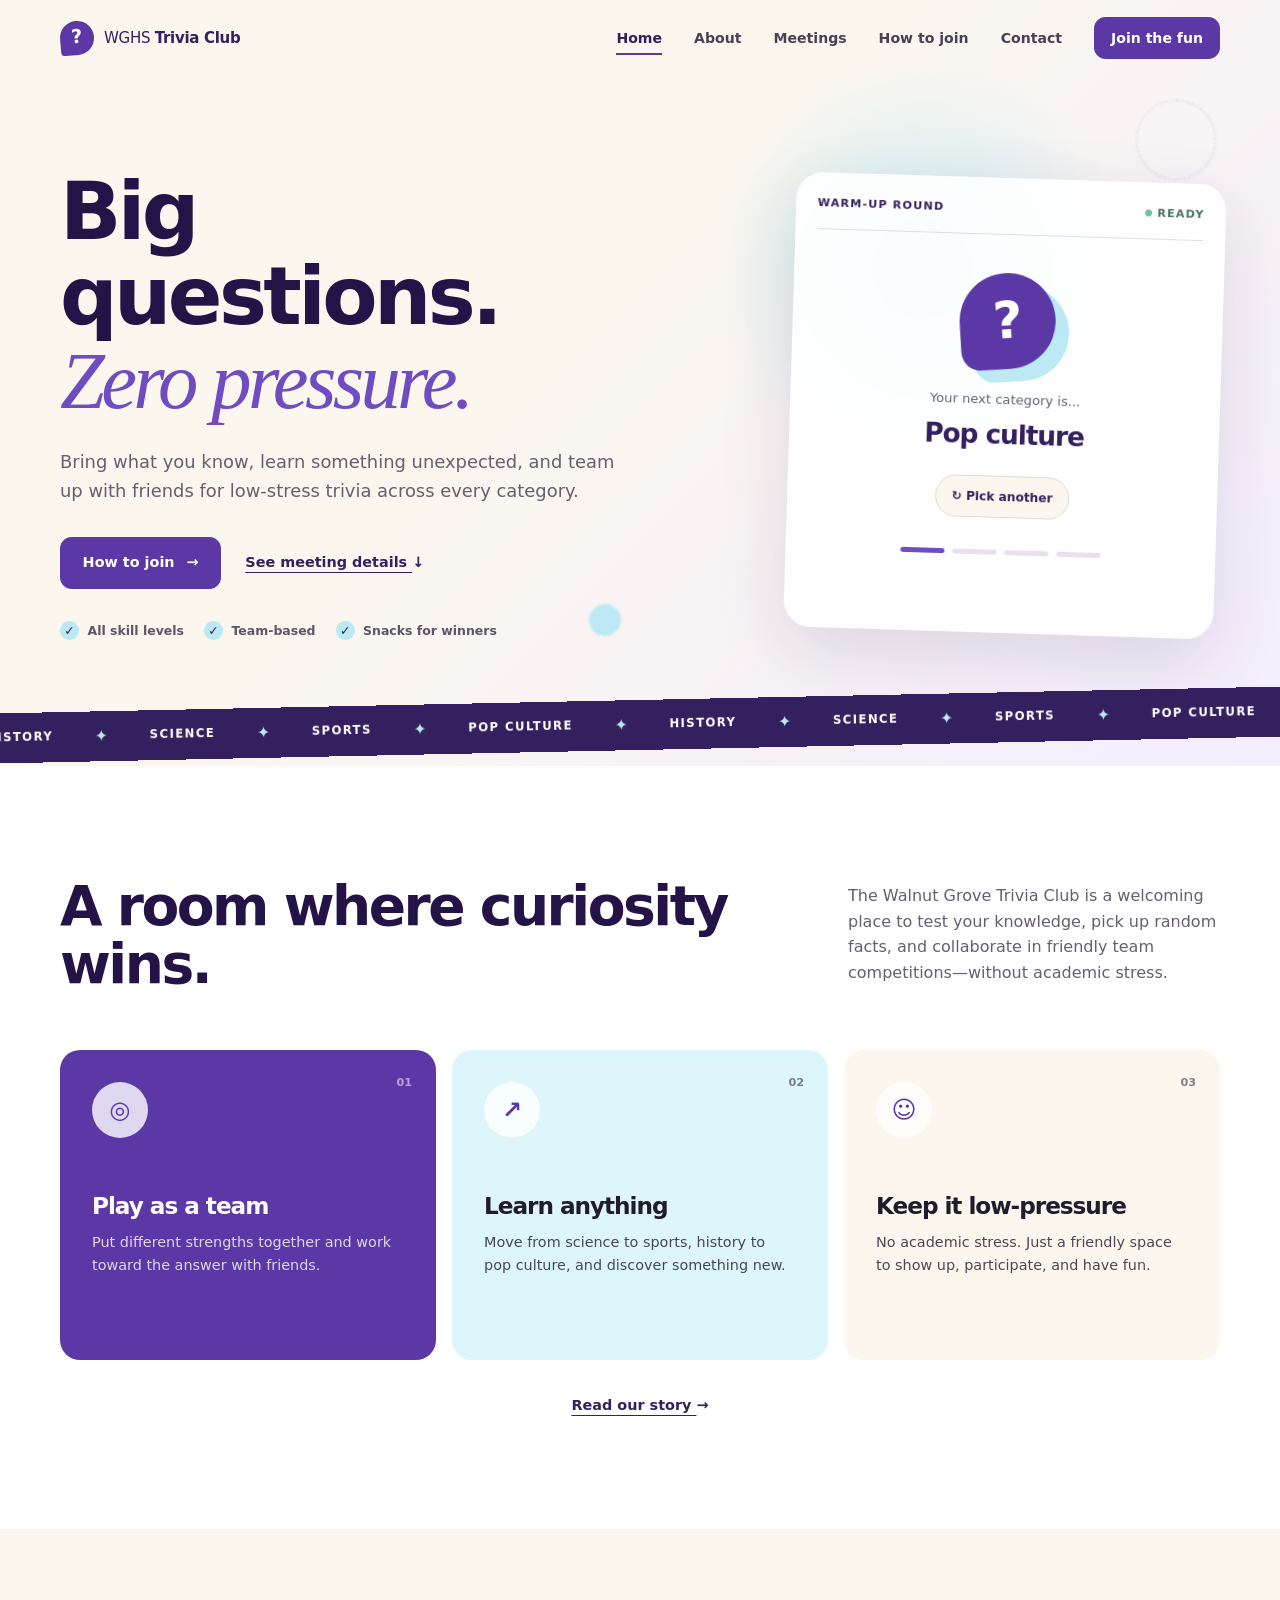
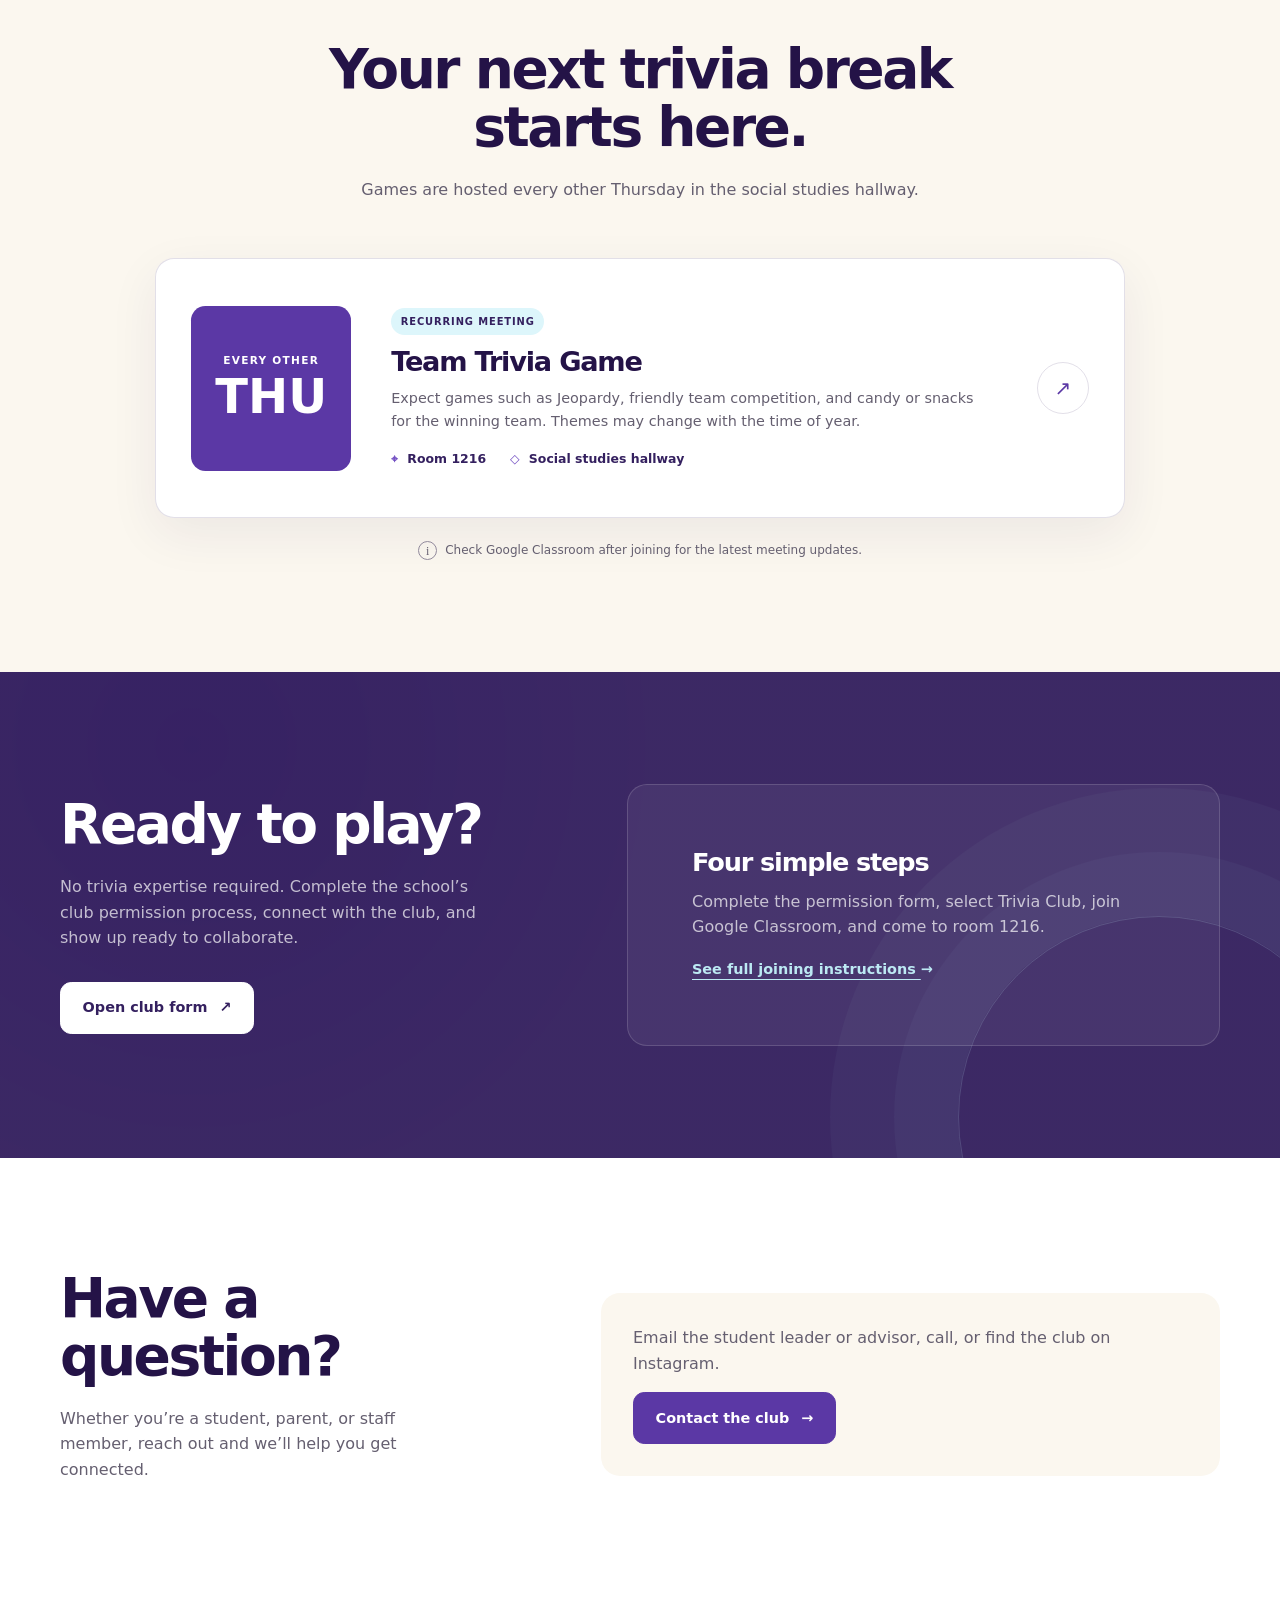
<file: index.html>
<!doctype html>
<html lang="en">
  <head>
    <meta charset="UTF-8" />
    <meta name="viewport" content="width=device-width, initial-scale=1.0" />
    <meta
      name="description"
      content="Join the Trivia Club at Walnut Grove High School for friendly team games, fun facts, and zero-pressure competition."
    />
    <meta name="theme-color" content="#513399" />
    <title>WGHS Trivia Club | Think Together</title>
    <script src="boot.js"></script>
    <link rel="stylesheet" href="styles.css" />
    <script src="script.js" defer></script>
  </head>
  <body>
    <a class="skip-link" href="#main">Skip to main content</a>

    <header class="site-header" data-header>
      <div class="nav-shell">
        <a class="brand" href="index.html" aria-label="WGHS Trivia Club home">
          <span class="brand-mark" aria-hidden="true">?</span>
          <span>WGHS <strong>Trivia Club</strong></span>
        </a>
        <button class="menu-toggle" type="button" aria-expanded="false" aria-controls="site-nav">
          <span class="sr-only">Open navigation</span>
          <span></span><span></span><span></span>
        </button>
        <nav id="site-nav" class="site-nav" aria-label="Primary navigation">
          <a href="index.html" aria-current="page">Home</a>
          <a href="about.html">About</a>
          <a href="index.html#meetings">Meetings</a>
          <a href="join.html">How to join</a>
          <a href="contact.html">Contact</a>
          <a class="button button-small" href="join.html">Join the fun</a>
        </nav>
      </div>
    </header>

    <main id="main">
      <section id="home" class="hero">
        <div class="hero-orb orb-one" aria-hidden="true"></div>
        <div class="hero-orb orb-two" aria-hidden="true"></div>
        <div class="section-shell hero-grid">
          <div class="hero-copy">
            <h1>Big questions.<br /><em>Zero pressure.</em></h1>
            <p class="hero-intro">
              Bring what you know, learn something unexpected, and team up with friends for
              low-stress trivia across every category.
            </p>
            <div class="hero-actions">
              <a class="button" href="join.html">How to join <span aria-hidden="true">→</span></a>
              <a class="text-link" href="#meetings">See meeting details <span aria-hidden="true">↓</span></a>
            </div>
            <ul class="welcome-points" aria-label="Club highlights">
              <li><span aria-hidden="true">✓</span> All skill levels</li>
              <li><span aria-hidden="true">✓</span> Team-based</li>
              <li><span aria-hidden="true">✓</span> Snacks for winners</li>
            </ul>
          </div>

          <div class="quiz-card" aria-label="Trivia category picker">
            <div class="quiz-card-top">
              <span>Warm-up round</span>
              <span class="status-dot">Ready</span>
            </div>
            <div class="question-badge" aria-hidden="true">?</div>
            <p class="quiz-label">Your next category is...</p>
            <p class="category-display" data-category aria-live="polite">Pop culture</p>
            <button class="shuffle-button" type="button" data-shuffle>
              <span aria-hidden="true">↻</span> Pick another
            </button>
            <div class="score-row" aria-hidden="true">
              <span></span><span></span><span></span><span></span>
            </div>
          </div>
        </div>
        <div class="category-ribbon" aria-hidden="true">
          <div>
            <span>History</span><b>✦</b><span>Science</span><b>✦</b><span>Sports</span><b>✦</b
            ><span>Pop culture</span><b>✦</b><span>History</span><b>✦</b><span>Science</span
            ><b>✦</b><span>Sports</span><b>✦</b><span>Pop culture</span>
          </div>
        </div>
      </section>

      <section class="section about-section">
        <div class="section-shell">
          <div class="section-heading split-heading">
            <div>
              <h2>A room where curiosity wins.</h2>
            </div>
            <p>
              The Walnut Grove Trivia Club is a welcoming place to test your knowledge, pick up
              random facts, and collaborate in friendly team competitions—without academic stress.
            </p>
          </div>

          <div class="values-grid">
            <article class="value-card purple-card">
              <span class="card-number">01</span>
              <div class="icon-bubble" aria-hidden="true">◎</div>
              <h3>Play as a team</h3>
              <p>Put different strengths together and work toward the answer with friends.</p>
            </article>
            <article class="value-card blue-card">
              <span class="card-number">02</span>
              <div class="icon-bubble" aria-hidden="true">↗</div>
              <h3>Learn anything</h3>
              <p>Move from science to sports, history to pop culture, and discover something new.</p>
            </article>
            <article class="value-card cream-card">
              <span class="card-number">03</span>
              <div class="icon-bubble" aria-hidden="true">☺</div>
              <h3>Keep it low-pressure</h3>
              <p>No academic stress. Just a friendly space to show up, participate, and have fun.</p>
            </article>
          </div>

          <p class="section-action"><a class="text-link" href="about.html">Read our story <span aria-hidden="true">→</span></a></p>
        </div>
      </section>

      <section id="meetings" class="section meetings-section">
        <div class="section-shell">
          <div class="section-heading centered-heading">
            <h2>Your next trivia break starts here.</h2>
            <p>Games are hosted every other Thursday in the social studies hallway.</p>
          </div>

          <article class="event-card">
            <div class="event-date">
              <span>Every other</span>
              <strong>THU</strong>
            </div>
            <div class="event-main">
              <span class="event-tag">Recurring meeting</span>
              <h3>Team Trivia Game</h3>
              <p>
                Expect games such as Jeopardy, friendly team competition, and candy or snacks for
                the winning team. Themes may change with the time of year.
              </p>
              <div class="event-meta">
                <span><b aria-hidden="true">⌖</b> Room 1216</span>
                <span><b aria-hidden="true">◇</b> Social studies hallway</span>
              </div>
            </div>
            <a class="round-link" href="join.html" aria-label="Learn how to join">↗</a>
          </article>

          <p class="meeting-note">
            <span aria-hidden="true">i</span>
            Check Google Classroom after joining for the latest meeting updates.
          </p>
        </div>
      </section>

      <section class="section join-section">
        <div class="section-shell join-grid">
          <div class="join-intro">
            <h2>Ready to play?</h2>
            <p>
              No trivia expertise required. Complete the school’s club permission process, connect
              with the club, and show up ready to collaborate.
            </p>
            <a
              class="button button-light"
              href="https://docs.google.com/forms/d/e/1FAIpQLScwQPBA29_xg_siXXeWHSj0W1VPgi1VP4M4sh4F0podT4ECHw/viewform"
              target="_blank"
              rel="noopener noreferrer"
            >
              Open club form <span aria-hidden="true">↗</span>
            </a>
          </div>
          <div class="join-summary">
            <h3>Four simple steps</h3>
            <p>Complete the permission form, select Trivia Club, join Google Classroom, and come to room 1216.</p>
            <a class="text-link text-link-light" href="join.html">See full joining instructions <span aria-hidden="true">→</span></a>
          </div>
        </div>
      </section>

      <section class="section contact-section">
        <div class="section-shell contact-grid">
          <div>
            <h2>Have a question?</h2>
            <p class="contact-lead">
              Whether you’re a student, parent, or staff member, reach out and we’ll help you get
              connected.
            </p>
          </div>
          <div class="contact-cta">
            <p>Email the student leader or advisor, call, or find the club on Instagram.</p>
            <a class="button" href="contact.html">Contact the club <span aria-hidden="true">→</span></a>
          </div>
        </div>
      </section>
    </main>

    <footer>
      <div class="section-shell footer-grid">
        <a class="brand brand-light" href="index.html">
          <span class="brand-mark" aria-hidden="true">?</span>
          <span>WGHS <strong>Trivia Club</strong></span>
        </a>
        <p>Think together. Learn something unexpected.</p>
        <p>Walnut Grove High School · Prosper</p>
      </div>
    </footer>
  </body>
</html>
</file>
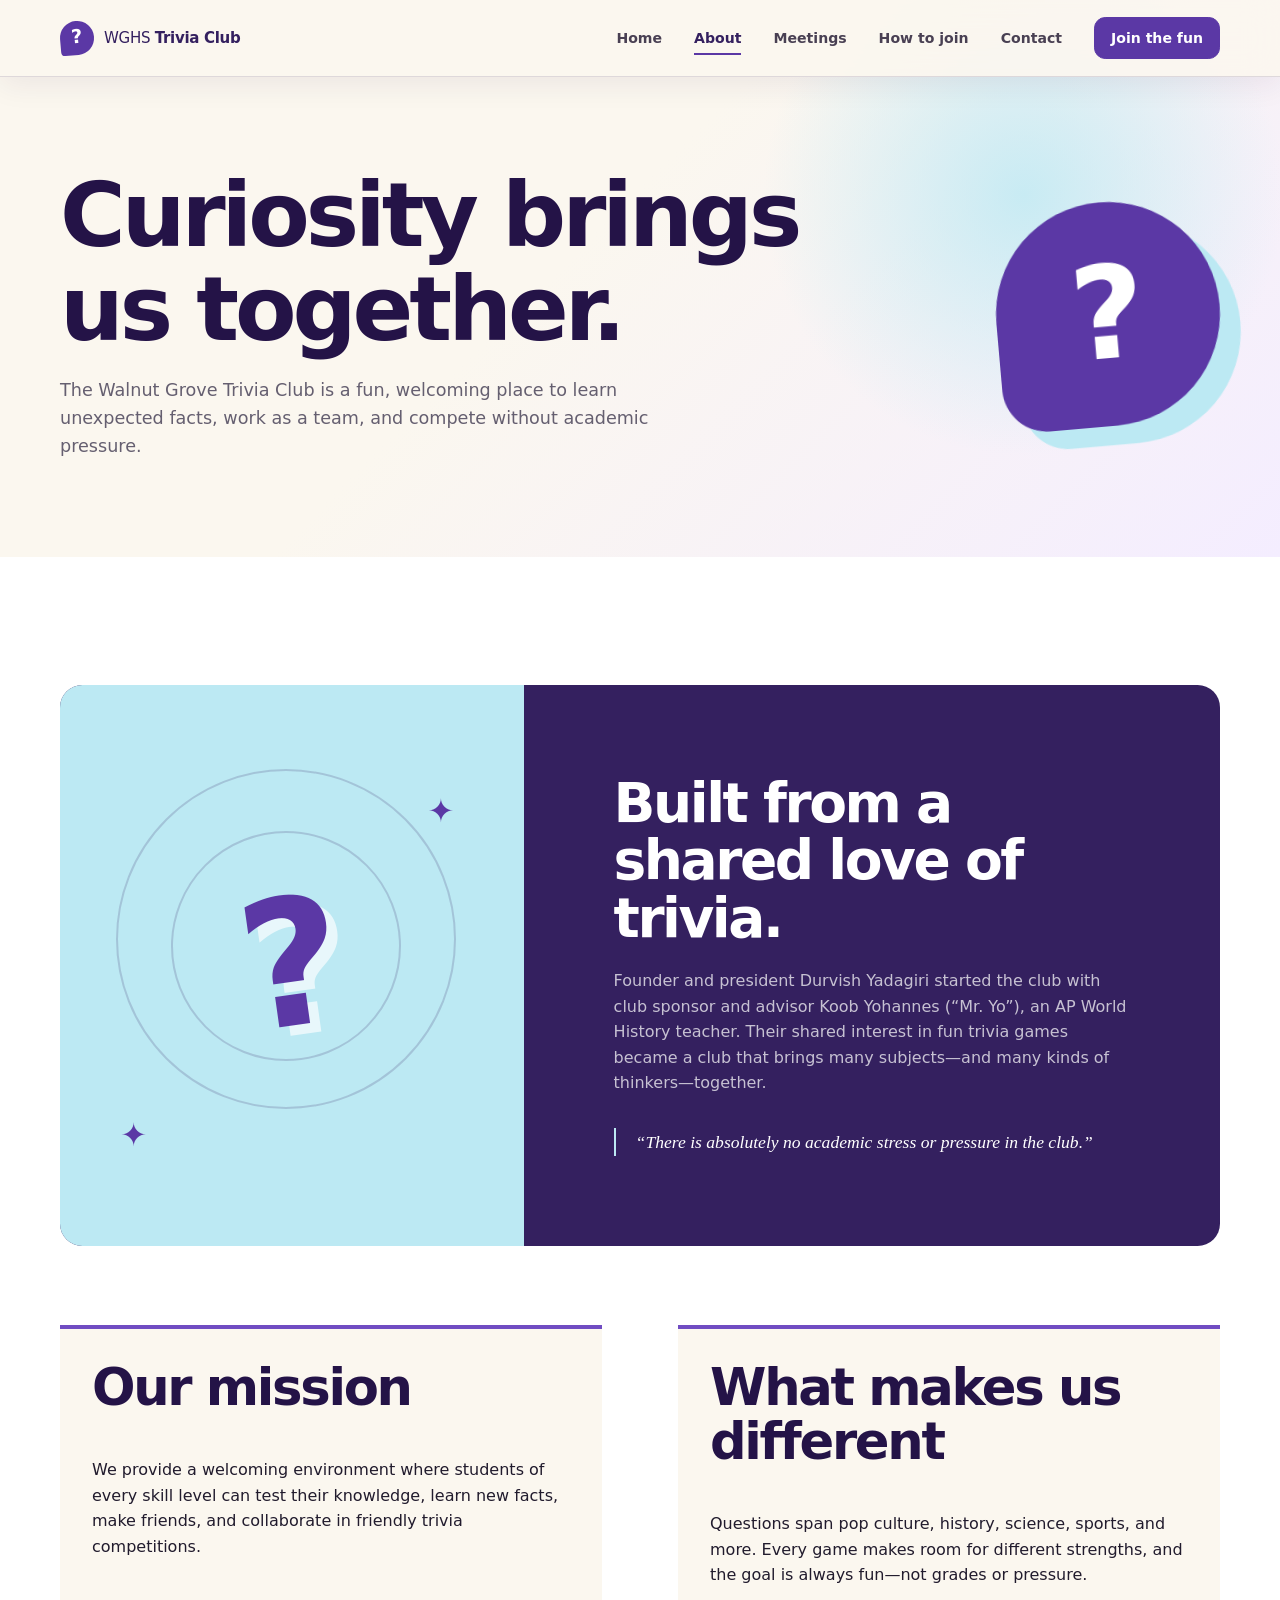
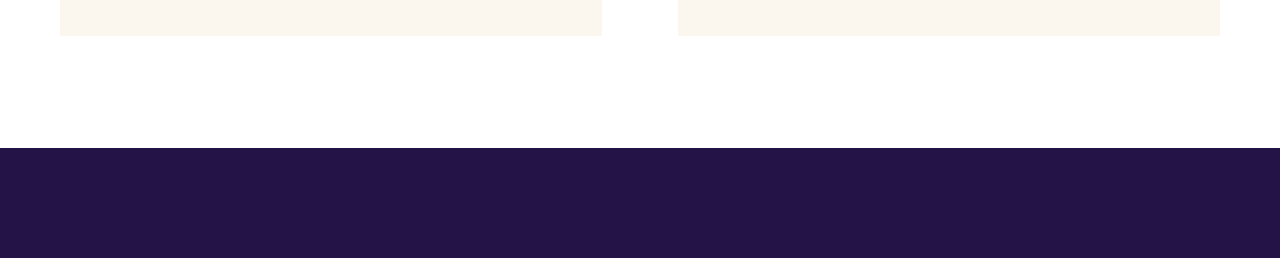
<file: about.html>
<!doctype html>
<html lang="en">
  <head>
    <meta charset="UTF-8" />
    <meta name="viewport" content="width=device-width, initial-scale=1.0" />
    <meta name="description" content="Learn the story and mission of the Trivia Club at Walnut Grove High School." />
    <meta name="theme-color" content="#513399" />
    <title>About | WGHS Trivia Club</title>
    <script src="boot.js"></script>
    <link rel="stylesheet" href="styles.css" />
    <script src="script.js" defer></script>
  </head>
  <body>
    <a class="skip-link" href="#main">Skip to main content</a>
    <header class="site-header scrolled" data-header>
      <div class="nav-shell">
        <a class="brand" href="index.html" aria-label="WGHS Trivia Club home"><span class="brand-mark" aria-hidden="true">?</span><span>WGHS <strong>Trivia Club</strong></span></a>
        <button class="menu-toggle" type="button" aria-expanded="false" aria-controls="site-nav"><span class="sr-only">Open navigation</span><span></span><span></span><span></span></button>
        <nav id="site-nav" class="site-nav" aria-label="Primary navigation">
          <a href="index.html">Home</a><a href="about.html" aria-current="page">About</a><a href="index.html#meetings">Meetings</a><a href="join.html">How to join</a><a href="contact.html">Contact</a><a class="button button-small" href="join.html">Join the fun</a>
        </nav>
      </div>
    </header>
    <main id="main">
      <section class="page-hero">
        <div class="section-shell page-hero-grid">
          <div><h1>Curiosity brings us together.</h1><p>The Walnut Grove Trivia Club is a fun, welcoming place to learn unexpected facts, work as a team, and compete without academic pressure.</p></div>
          <div class="page-mark" aria-hidden="true">?</div>
        </div>
      </section>
      <section class="section about-section">
        <div class="section-shell">
          <div class="story-panel">
            <div class="story-art" aria-hidden="true"><span class="ring ring-one"></span><span class="ring ring-two"></span><span class="story-question">?</span><span class="spark spark-one">✦</span><span class="spark spark-two">✦</span></div>
            <div class="story-copy">
              <h2>Built from a shared love of trivia.</h2>
              <p>Founder and president Durvish Yadagiri started the club with club sponsor and advisor Koob Yohannes (“Mr. Yo”), an AP World History teacher. Their shared interest in fun trivia games became a club that brings many subjects—and many kinds of thinkers—together.</p>
              <blockquote>“There is absolutely no academic stress or pressure in the club.”</blockquote>
            </div>
          </div>
          <div class="content-grid">
            <article><h2>Our mission</h2><p>We provide a welcoming environment where students of every skill level can test their knowledge, learn new facts, make friends, and collaborate in friendly trivia competitions.</p></article>
            <article><h2>What makes us different</h2><p>Questions span pop culture, history, science, sports, and more. Every game makes room for different strengths, and the goal is always fun—not grades or pressure.</p></article>
          </div>
        </div>
      </section>
    </main>
    <footer><div class="section-shell footer-grid"><a class="brand brand-light" href="index.html"><span class="brand-mark" aria-hidden="true">?</span><span>WGHS <strong>Trivia Club</strong></span></a><p>Think together. Learn something unexpected.</p><p>Walnut Grove High School · Prosper</p></div></footer>
  </body>
</html>
</file>
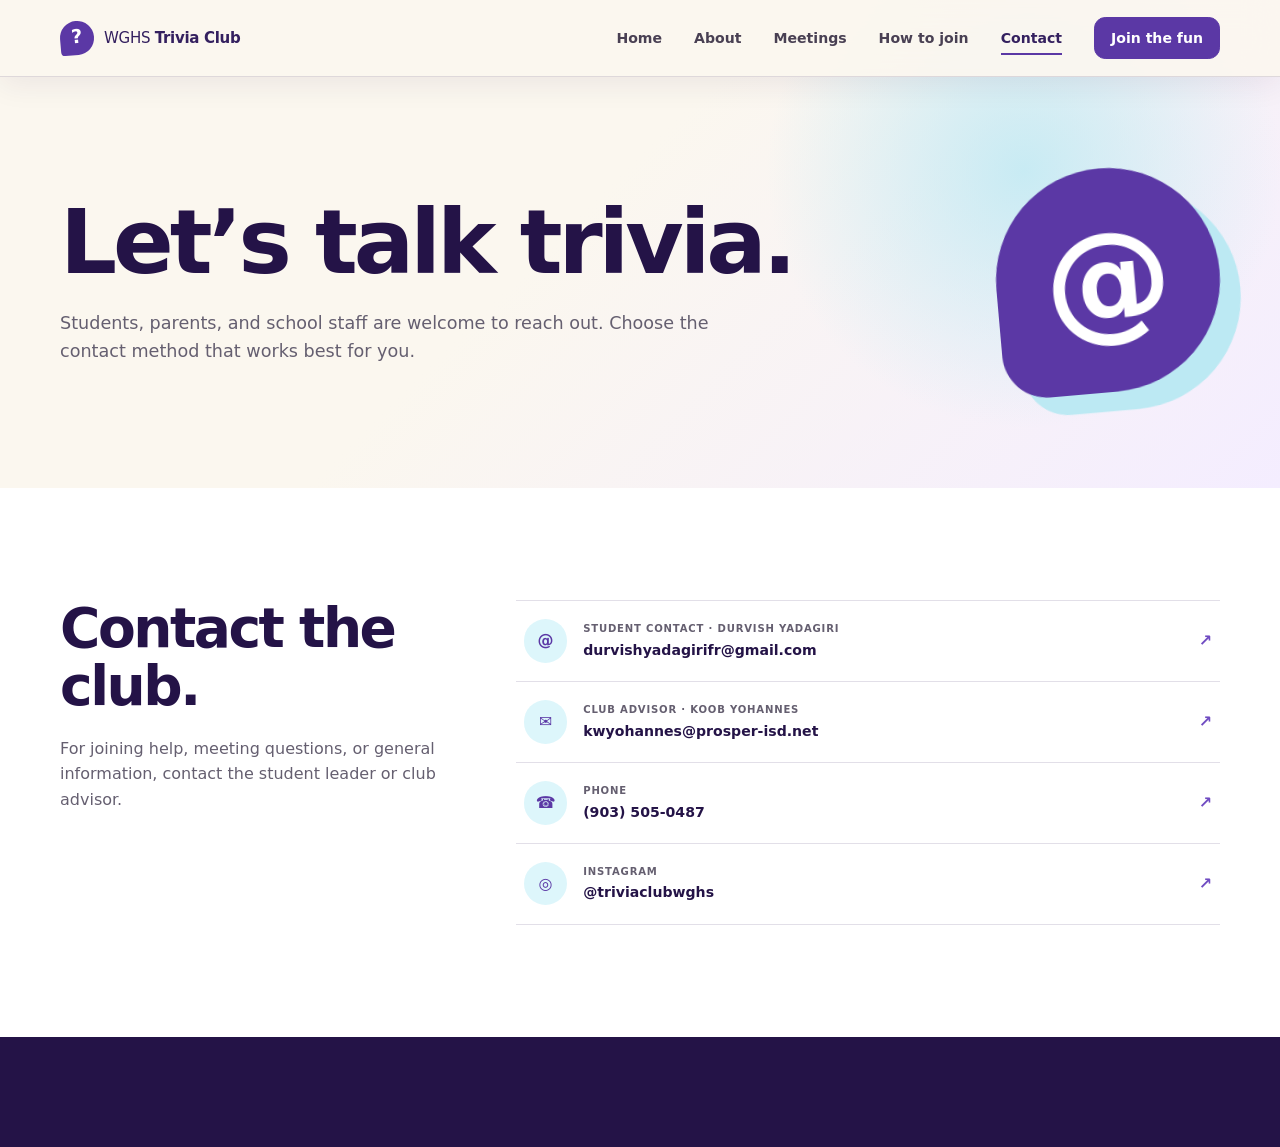
<file: contact.html>
<!doctype html>
<html lang="en">
  <head>
    <meta charset="UTF-8" />
    <meta name="viewport" content="width=device-width, initial-scale=1.0" />
    <meta name="description" content="Contact the Trivia Club at Walnut Grove High School." />
    <meta name="theme-color" content="#513399" />
    <title>Contact | WGHS Trivia Club</title>
    <script src="boot.js"></script>
    <link rel="stylesheet" href="styles.css" />
    <script src="script.js" defer></script>
  </head>
  <body>
    <a class="skip-link" href="#main">Skip to main content</a>
    <header class="site-header scrolled" data-header>
      <div class="nav-shell">
        <a class="brand" href="index.html" aria-label="WGHS Trivia Club home"><span class="brand-mark" aria-hidden="true">?</span><span>WGHS <strong>Trivia Club</strong></span></a>
        <button class="menu-toggle" type="button" aria-expanded="false" aria-controls="site-nav"><span class="sr-only">Open navigation</span><span></span><span></span><span></span></button>
        <nav id="site-nav" class="site-nav" aria-label="Primary navigation">
          <a href="index.html">Home</a><a href="about.html">About</a><a href="index.html#meetings">Meetings</a><a href="join.html">How to join</a><a href="contact.html" aria-current="page">Contact</a><a class="button button-small" href="join.html">Join the fun</a>
        </nav>
      </div>
    </header>
    <main id="main">
      <section class="page-hero">
        <div class="section-shell page-hero-grid">
          <div><h1>Let’s talk trivia.</h1><p>Students, parents, and school staff are welcome to reach out. Choose the contact method that works best for you.</p></div>
          <div class="page-mark" aria-hidden="true">@</div>
        </div>
      </section>
      <section class="section contact-section">
        <div class="section-shell contact-page-grid">
          <div>
            <h2>Contact the club.</h2>
            <p class="contact-lead">For joining help, meeting questions, or general information, contact the student leader or club advisor.</p>
          </div>
          <div class="contact-list">
            <a href="mailto:durvishyadagirifr@gmail.com"><span class="contact-icon" aria-hidden="true">@</span><span><small>Student contact · Durvish Yadagiri</small>durvishyadagirifr@gmail.com</span><b aria-hidden="true">↗</b></a>
            <a href="mailto:kwyohannes@prosper-isd.net"><span class="contact-icon" aria-hidden="true">✉</span><span><small>Club advisor · Koob Yohannes</small>kwyohannes@prosper-isd.net</span><b aria-hidden="true">↗</b></a>
            <a href="tel:+19035050487"><span class="contact-icon" aria-hidden="true">☎</span><span><small>Phone</small>(903) 505-0487</span><b aria-hidden="true">↗</b></a>
            <a href="https://www.instagram.com/triviaclubwghs/" target="_blank" rel="noopener noreferrer"><span class="contact-icon" aria-hidden="true">◎</span><span><small>Instagram</small>@triviaclubwghs</span><b aria-hidden="true">↗</b></a>
          </div>
        </div>
      </section>
    </main>
    <footer><div class="section-shell footer-grid"><a class="brand brand-light" href="index.html"><span class="brand-mark" aria-hidden="true">?</span><span>WGHS <strong>Trivia Club</strong></span></a><p>Think together. Learn something unexpected.</p><p>Walnut Grove High School · Prosper</p></div></footer>
  </body>
</html>
</file>
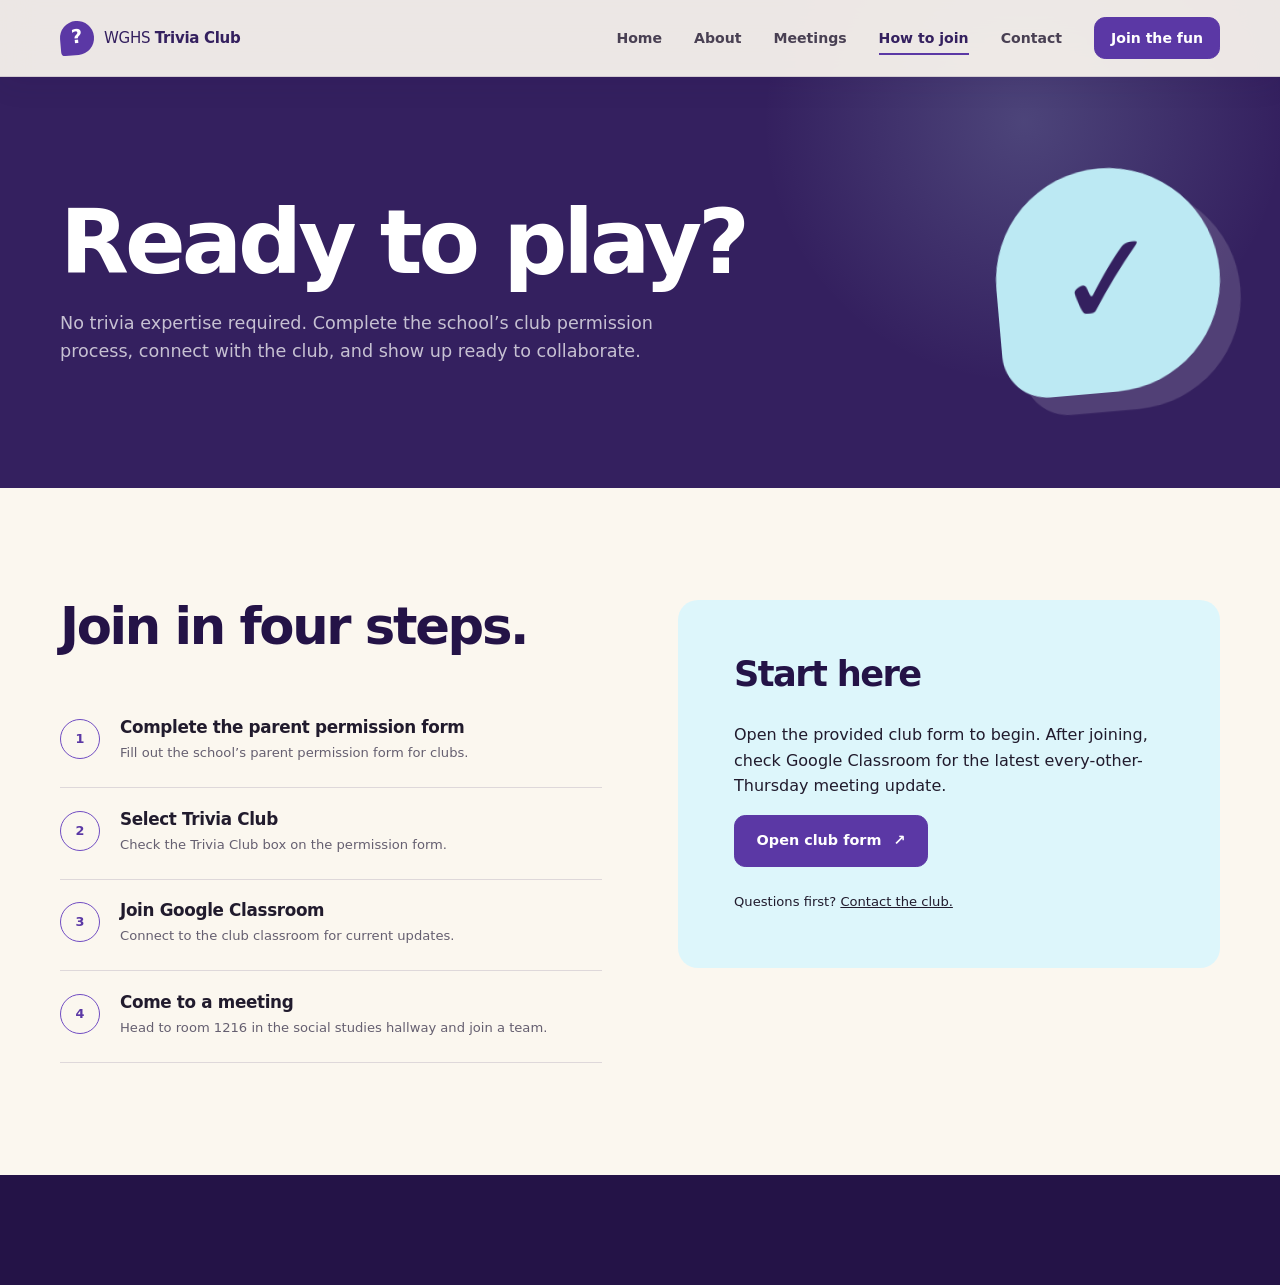
<file: join.html>
<!doctype html>
<html lang="en">
  <head>
    <meta charset="UTF-8" />
    <meta name="viewport" content="width=device-width, initial-scale=1.0" />
    <meta name="description" content="Follow four simple steps to join the Trivia Club at Walnut Grove High School." />
    <meta name="theme-color" content="#513399" />
    <title>How to Join | WGHS Trivia Club</title>
    <script src="boot.js"></script>
    <link rel="stylesheet" href="styles.css" />
    <script src="script.js" defer></script>
  </head>
  <body>
    <a class="skip-link" href="#main">Skip to main content</a>
    <header class="site-header scrolled" data-header>
      <div class="nav-shell">
        <a class="brand" href="index.html" aria-label="WGHS Trivia Club home"><span class="brand-mark" aria-hidden="true">?</span><span>WGHS <strong>Trivia Club</strong></span></a>
        <button class="menu-toggle" type="button" aria-expanded="false" aria-controls="site-nav"><span class="sr-only">Open navigation</span><span></span><span></span><span></span></button>
        <nav id="site-nav" class="site-nav" aria-label="Primary navigation">
          <a href="index.html">Home</a><a href="about.html">About</a><a href="index.html#meetings">Meetings</a><a href="join.html" aria-current="page">How to join</a><a href="contact.html">Contact</a><a class="button button-small" href="join.html" aria-current="page">Join the fun</a>
        </nav>
      </div>
    </header>
    <main id="main">
      <section class="page-hero page-hero-dark">
        <div class="section-shell page-hero-grid">
          <div><h1>Ready to play?</h1><p>No trivia expertise required. Complete the school’s club permission process, connect with the club, and show up ready to collaborate.</p></div>
          <div class="page-mark page-mark-light" aria-hidden="true">✓</div>
        </div>
      </section>
      <section class="section join-page">
        <div class="section-shell join-page-grid">
          <div>
            <h2>Join in four steps.</h2>
            <ol class="steps-list steps-list-dark">
              <li><span>1</span><div><h3>Complete the parent permission form</h3><p>Fill out the school’s parent permission form for clubs.</p></div></li>
              <li><span>2</span><div><h3>Select Trivia Club</h3><p>Check the Trivia Club box on the permission form.</p></div></li>
              <li><span>3</span><div><h3>Join Google Classroom</h3><p>Connect to the club classroom for current updates.</p></div></li>
              <li><span>4</span><div><h3>Come to a meeting</h3><p>Head to room 1216 in the social studies hallway and join a team.</p></div></li>
            </ol>
          </div>
          <aside class="action-card">
            <h2>Start here</h2>
            <p>Open the provided club form to begin. After joining, check Google Classroom for the latest every-other-Thursday meeting update.</p>
            <a class="button" href="https://docs.google.com/forms/d/e/1FAIpQLScwQPBA29_xg_siXXeWHSj0W1VPgi1VP4M4sh4F0podT4ECHw/viewform" target="_blank" rel="noopener noreferrer">Open club form <span aria-hidden="true">↗</span></a>
            <p class="small-note">Questions first? <a href="contact.html">Contact the club.</a></p>
          </aside>
        </div>
      </section>
    </main>
    <footer><div class="section-shell footer-grid"><a class="brand brand-light" href="index.html"><span class="brand-mark" aria-hidden="true">?</span><span>WGHS <strong>Trivia Club</strong></span></a><p>Think together. Learn something unexpected.</p><p>Walnut Grove High School · Prosper</p></div></footer>
  </body>
</html>
</file>
<file: styles.css>
:root {
  --purple-950: #241347;
  --purple-900: #34205f;
  --purple-700: #5b38a5;
  --purple-600: #704cc2;
  --blue-200: #bce9f3;
  --blue-100: #ddf6fb;
  --cream: #fbf7ef;
  --ink: #211b2d;
  --muted: #655f70;
  --white: #ffffff;
  --line: rgba(52, 32, 95, 0.14);
  --shadow: 0 24px 70px rgba(46, 27, 86, 0.13);
  --ease-out: cubic-bezier(0.22, 1, 0.36, 1);
  --ease-spring: cubic-bezier(0.34, 1.15, 0.64, 1);
  --ease-premium: cubic-bezier(0.16, 1, 0.3, 1);
}

* {
  box-sizing: border-box;
}

html {
  scroll-behavior: smooth;
}

body {
  margin: 0;
  background: var(--cream);
  color: var(--ink);
  font-family: Inter, ui-sans-serif, system-ui, -apple-system, BlinkMacSystemFont, "Segoe UI",
    sans-serif;
  line-height: 1.6;
  -webkit-font-smoothing: antialiased;
}

@view-transition {
  navigation: auto;
}

::view-transition-old(root) {
  animation: page-out 220ms cubic-bezier(0.4, 0, 1, 1) both;
}

::view-transition-new(root) {
  animation: page-in 420ms var(--ease-premium) both;
}

.site-header {
  view-transition-name: site-header;
}

::view-transition-group(site-header) {
  animation-duration: 420ms;
  animation-timing-function: var(--ease-premium);
}

.js:not(.view-transition-capable) body {
  animation: fallback-page-in 420ms var(--ease-premium) both;
}

.js:not(.view-transition-capable) body.page-leaving {
  pointer-events: none;
  animation: fallback-page-out 200ms cubic-bezier(0.4, 0, 1, 1) both;
}

body.menu-open {
  overflow: hidden;
}

a {
  color: inherit;
}

button,
a {
  -webkit-tap-highlight-color: transparent;
}

button {
  font: inherit;
}

.skip-link {
  position: fixed;
  z-index: 1000;
  top: 0.75rem;
  left: 0.75rem;
  padding: 0.7rem 1rem;
  border-radius: 0.4rem;
  background: var(--white);
  color: var(--purple-900);
  font-weight: 700;
  transform: translateY(-150%);
  transition: transform 180ms var(--ease-out);
}

.skip-link:focus {
  transform: translateY(0);
}

.sr-only {
  position: absolute;
  overflow: hidden;
  width: 1px;
  height: 1px;
  padding: 0;
  border: 0;
  clip: rect(0, 0, 0, 0);
  white-space: nowrap;
}

.section-shell,
.nav-shell {
  width: min(1160px, calc(100% - 3rem));
  margin-inline: auto;
}

.site-header {
  position: fixed;
  z-index: 100;
  top: 0;
  right: 0;
  left: 0;
  border-bottom: 1px solid transparent;
  transition:
    background 180ms ease,
    box-shadow 180ms ease,
    border-color 180ms ease;
}

.site-header.scrolled {
  border-color: var(--line);
  background: rgba(251, 247, 239, 0.93);
  box-shadow: 0 8px 30px rgba(36, 19, 71, 0.07);
  backdrop-filter: blur(16px);
}

.nav-shell {
  display: flex;
  min-height: 76px;
  align-items: center;
  justify-content: space-between;
}

.brand {
  display: inline-flex;
  align-items: center;
  gap: 0.65rem;
  color: var(--purple-900);
  font-family: Inter, ui-sans-serif, system-ui, sans-serif;
  font-size: 0.94rem;
  font-weight: 500;
  letter-spacing: -0.02em;
  text-decoration: none;
}

.brand-mark,
.brand > span:last-child {
  transition:
    color 180ms ease,
    transform 280ms var(--ease-spring);
}

.brand:hover .brand-mark,
.brand:focus-visible .brand-mark {
  transform: rotate(4deg) scale(1.05);
}

.brand:hover > span:last-child,
.brand:focus-visible > span:last-child {
  color: var(--purple-700);
}

.brand-light:hover > span:last-child,
.brand-light:focus-visible > span:last-child {
  color: var(--blue-200);
}

.brand strong {
  font-weight: 800;
}

.brand-mark {
  display: grid;
  width: 2.1rem;
  height: 2.1rem;
  place-items: center;
  border-radius: 50% 50% 50% 12%;
  background: var(--purple-700);
  color: var(--white);
  font-family: Inter, ui-sans-serif, system-ui, sans-serif;
  font-size: 1.2rem;
  font-weight: 800;
  transform: rotate(-5deg);
}

.site-nav {
  display: flex;
  align-items: center;
  gap: 2rem;
}

.site-nav > a {
  color: #494053;
  font-size: 0.88rem;
  font-weight: 600;
  text-decoration: none;
  transition: color 160ms ease;
}

.site-nav > a:not(.button) {
  position: relative;
}

.site-nav > a:not(.button)::after {
  position: absolute;
  right: 0;
  bottom: -0.35rem;
  left: 0;
  height: 2px;
  background: var(--purple-700);
  content: "";
  transform: scaleX(0);
  transform-origin: right;
  transition: transform 240ms var(--ease-out);
}

.site-nav > a:hover::after,
.site-nav > a:focus-visible::after,
.site-nav > a[aria-current="page"]:not(.button)::after {
  transform: scaleX(1);
  transform-origin: left;
}

.site-nav > a[aria-current="page"] {
  color: var(--purple-900);
}

.menu-toggle {
  display: none;
  width: 2.75rem;
  height: 2.75rem;
  border: 0;
  background: transparent;
}

.menu-toggle span:not(.sr-only) {
  display: block;
  width: 1.5rem;
  height: 2px;
  margin: 5px auto;
  border-radius: 1px;
  background: var(--purple-900);
  transition:
    opacity 180ms ease,
    transform 220ms var(--ease-out);
}

.menu-toggle[aria-expanded="true"] span:nth-of-type(2) {
  transform: translateY(7px) rotate(45deg);
}

.menu-toggle[aria-expanded="true"] span:nth-of-type(3) {
  opacity: 0;
}

.menu-toggle[aria-expanded="true"] span:nth-of-type(4) {
  transform: translateY(-7px) rotate(-45deg);
}

.button {
  display: inline-flex;
  min-height: 52px;
  align-items: center;
  justify-content: center;
  gap: 0.75rem;
  padding: 0.8rem 1.35rem;
  border: 1px solid var(--purple-700);
  border-radius: 0.7rem;
  background: var(--purple-700);
  color: var(--white);
  font-size: 0.9rem;
  font-weight: 700;
  text-decoration: none;
  transition:
    transform 180ms var(--ease-out),
    background 180ms ease,
    box-shadow 180ms ease;
}

.button:hover,
.button:focus-visible {
  background: var(--purple-900);
  box-shadow: 0 14px 30px rgba(52, 32, 95, 0.24);
  transform: translateY(-4px) scale(1.015);
  transition-duration: 320ms, 220ms, 320ms;
}

.button:active {
  box-shadow: 0 4px 12px rgba(52, 32, 95, 0.16);
  transition-duration: 100ms;
  transform: translateY(1px) scale(0.965);
}

.button-small {
  min-height: 42px;
  padding: 0.55rem 1rem;
  color: var(--white) !important;
}

.hero {
  position: relative;
  overflow: hidden;
  padding-top: 76px;
  background:
    radial-gradient(circle at 72% 35%, rgba(188, 233, 243, 0.75), transparent 20%),
    linear-gradient(135deg, #fbf7ef 45%, #f4edff 100%);
}

.hero-grid {
  position: relative;
  z-index: 2;
  display: grid;
  min-height: 690px;
  align-items: center;
  gap: 6rem;
  grid-template-columns: 1.07fr 0.93fr;
  padding-block: 5rem 7rem;
}

.hero-copy {
  max-width: 650px;
}

.eyebrow {
  display: flex;
  align-items: center;
  gap: 0.6rem;
  margin: 0 0 1.25rem;
  color: var(--purple-700);
  font-size: 0.7rem;
  font-weight: 800;
  letter-spacing: 0.16em;
  text-transform: uppercase;
}

.eyebrow > span {
  width: 1.5rem;
  height: 2px;
  background: currentColor;
}

h1,
h2,
h3,
p {
  margin-top: 0;
}

h1,
h2,
h3 {
  font-family: Inter, ui-sans-serif, system-ui, sans-serif;
  letter-spacing: -0.045em;
  line-height: 1.05;
}

h1 {
  margin-bottom: 1.5rem;
  color: var(--purple-950);
  font-size: clamp(3.5rem, 6.3vw, 6.2rem);
  font-weight: 800;
}

h1 em {
  color: var(--purple-600);
  font-family: Georgia, serif;
  font-weight: 400;
}

.hero-intro {
  max-width: 590px;
  margin-bottom: 2rem;
  color: var(--muted);
  font-size: 1.12rem;
}

.hero-actions {
  display: flex;
  align-items: center;
  gap: 1.5rem;
}

.text-link {
  color: var(--purple-900);
  font-size: 0.9rem;
  font-weight: 700;
  text-underline-offset: 0.3rem;
  transition:
    color 160ms ease,
    text-underline-offset 180ms var(--ease-out);
}

.text-link span {
  display: inline-block;
  transition: transform 240ms var(--ease-out);
}

.text-link:hover,
.text-link:focus-visible {
  text-underline-offset: 0.45rem;
}

.text-link:hover span,
.text-link:focus-visible span {
  transform: translateX(0.4rem);
}

.text-link-light {
  color: var(--blue-200);
}

.welcome-points {
  display: flex;
  flex-wrap: wrap;
  gap: 1.25rem;
  margin: 2rem 0 0;
  padding: 0;
  color: #5d5667;
  font-size: 0.78rem;
  font-weight: 600;
  list-style: none;
}

.welcome-points span {
  display: inline-grid;
  width: 1.2rem;
  height: 1.2rem;
  margin-right: 0.25rem;
  place-items: center;
  border-radius: 50%;
  background: var(--blue-200);
  color: var(--purple-900);
}

.quiz-card {
  position: relative;
  width: min(100%, 430px);
  min-height: 455px;
  margin-left: auto;
  padding: 1.35rem;
  border: 0;
  border-radius: 1.7rem;
  background: rgba(255, 255, 255, 0.88);
  box-shadow: var(--shadow);
  text-align: center;
  transform: rotate(1.8deg);
  backdrop-filter: blur(10px);
  transition:
    box-shadow 220ms ease,
    transform 220ms var(--ease-premium);
}

.quiz-card:hover {
  box-shadow: 0 34px 85px rgba(46, 27, 86, 0.2);
  transform: rotate(0.4deg) translateY(-8px) scale(1.012);
  transition-duration: 380ms, 380ms;
}

.quiz-card::before {
  content: none;
}

.quiz-card-top {
  display: flex;
  align-items: center;
  justify-content: space-between;
  padding-bottom: 1rem;
  border-bottom: 1px solid var(--line);
  color: var(--purple-900);
  font-size: 0.7rem;
  font-weight: 800;
  letter-spacing: 0.1em;
  text-transform: uppercase;
}

.status-dot {
  display: flex;
  align-items: center;
  gap: 0.35rem;
  color: #4a7564;
}

.status-dot::before {
  width: 0.45rem;
  height: 0.45rem;
  border-radius: 50%;
  background: #6ec2a0;
  content: "";
}

.question-badge {
  display: grid;
  width: 6rem;
  height: 6rem;
  margin: 2.4rem auto 1.25rem;
  place-items: center;
  border-radius: 50% 50% 50% 20%;
  background: var(--purple-700);
  box-shadow: 0.8rem 0.8rem 0 var(--blue-200);
  color: var(--white);
  font-family: Inter, ui-sans-serif, system-ui, sans-serif;
  font-size: 3.2rem;
  font-weight: 800;
  transform: rotate(-5deg);
}

.quiz-label {
  margin-bottom: 0.25rem;
  color: var(--muted);
  font-size: 0.82rem;
}

.category-display {
  min-height: 2.2rem;
  margin-bottom: 1.25rem;
  color: var(--purple-900);
  font-family: Inter, ui-sans-serif, system-ui, sans-serif;
  font-size: 1.65rem;
  font-weight: 800;
  letter-spacing: -0.04em;
}

.category-display.switching {
  animation: category-pop 220ms ease;
}

.shuffle-button {
  padding: 0.65rem 1rem;
  border: 1px solid var(--line);
  border-radius: 99px;
  background: var(--cream);
  color: var(--purple-900);
  cursor: pointer;
  font-size: 0.76rem;
  font-weight: 700;
  transition:
    background 180ms ease,
    border-color 180ms ease,
    transform 180ms var(--ease-out);
}

.shuffle-button:hover,
.shuffle-button:focus-visible {
  border-color: var(--purple-600);
  background: var(--blue-100);
  transform: translateY(-3px) scale(1.02);
  transition-duration: 280ms, 280ms, 300ms;
}

.shuffle-button:active {
  transition-duration: 100ms;
  transform: translateY(1px) scale(0.95);
}

.score-row {
  display: flex;
  justify-content: center;
  gap: 0.45rem;
  margin-top: 2rem;
}

.score-row span {
  width: 2.8rem;
  height: 0.32rem;
  border-radius: 1rem;
  background: #e8e1ed;
}

.score-row span:first-child {
  background: var(--purple-600);
}

.hero-orb {
  position: absolute;
  border-radius: 50%;
  filter: blur(1px);
}

.orb-one {
  top: 13%;
  right: 5%;
  width: 5rem;
  height: 5rem;
  border: 1px dashed rgba(91, 56, 165, 0.25);
}

.orb-two {
  bottom: 17%;
  left: 46%;
  width: 2rem;
  height: 2rem;
  background: var(--blue-200);
}

.category-ribbon {
  position: absolute;
  z-index: 3;
  right: -2%;
  bottom: 1rem;
  left: -2%;
  overflow: hidden;
  padding: 0.75rem;
  background: var(--purple-900);
  color: var(--white);
  transform: rotate(-1.2deg);
}

.category-ribbon div {
  display: flex;
  width: max-content;
  align-items: center;
  gap: 2.6rem;
  animation: ribbon 30s linear infinite;
}

.category-ribbon span {
  font-family: Inter, ui-sans-serif, system-ui, sans-serif;
  font-size: 0.73rem;
  font-weight: 700;
  letter-spacing: 0.12em;
  text-transform: uppercase;
}

.category-ribbon b {
  color: var(--blue-200);
}

.section {
  padding-block: 7rem;
  scroll-margin-top: 70px;
}

.about-section {
  background: var(--white);
}

.section-heading h2,
.story-copy h2,
.join-intro h2,
.contact-section h2 {
  margin-bottom: 1.25rem;
  font-size: clamp(2.4rem, 4.3vw, 4.2rem);
}

.split-heading {
  display: grid;
  align-items: end;
  gap: 6rem;
  grid-template-columns: 1.3fr 0.7fr;
  margin-bottom: 3.5rem;
}

.split-heading h2 {
  max-width: 680px;
  margin-bottom: 0;
  color: var(--purple-950);
}

.split-heading > p {
  margin-bottom: 0.5rem;
  color: var(--muted);
}

.values-grid {
  display: grid;
  gap: 1rem;
  grid-template-columns: repeat(3, 1fr);
}

.value-card {
  position: relative;
  min-height: 310px;
  padding: 2rem;
  border-radius: 1.25rem;
  transition:
    box-shadow 220ms ease,
    transform 220ms var(--ease-premium);
}

.value-card:hover {
  box-shadow: 0 24px 55px rgba(46, 27, 86, 0.15);
  transform: translateY(-8px) scale(1.012);
  transition-duration: 380ms, 380ms;
}

.value-card .icon-bubble {
  transition: transform 220ms var(--ease-spring);
}

.value-card:hover .icon-bubble {
  transform: rotate(-8deg) scale(1.12);
  transition-duration: 360ms;
}

.purple-card {
  background: var(--purple-700);
  color: var(--white);
}

.blue-card {
  background: var(--blue-100);
}

.cream-card {
  background: var(--cream);
}

.card-number {
  position: absolute;
  top: 1.5rem;
  right: 1.5rem;
  font-family: Inter, ui-sans-serif, system-ui, sans-serif;
  font-size: 0.7rem;
  font-weight: 800;
  opacity: 0.55;
}

.icon-bubble {
  display: grid;
  width: 3.5rem;
  height: 3.5rem;
  margin-bottom: 3.5rem;
  place-items: center;
  border-radius: 50%;
  background: rgba(255, 255, 255, 0.8);
  color: var(--purple-700);
  font-size: 1.5rem;
  font-weight: 700;
}

.value-card h3 {
  margin-bottom: 0.8rem;
  font-size: 1.45rem;
}

.value-card p {
  max-width: 310px;
  margin-bottom: 0;
  font-size: 0.9rem;
  opacity: 0.8;
}

.section-action {
  margin: 2rem 0 0;
  text-align: center;
}

.story-panel {
  display: grid;
  overflow: hidden;
  min-height: 490px;
  margin-top: 1rem;
  border-radius: 1.4rem;
  background: var(--purple-900);
  color: var(--white);
  grid-template-columns: 0.8fr 1.2fr;
}

.story-art {
  position: relative;
  overflow: hidden;
  background: var(--blue-200);
}

.ring {
  position: absolute;
  border: 2px solid rgba(52, 32, 95, 0.18);
  border-radius: 50%;
}

.ring-one {
  width: 340px;
  height: 340px;
  inset: 15% auto auto 12%;
}

.ring-two {
  width: 230px;
  height: 230px;
  inset: 26% auto auto 24%;
}

.story-question {
  position: absolute;
  top: 50%;
  left: 50%;
  color: var(--purple-700);
  font-family: Inter, ui-sans-serif, system-ui, sans-serif;
  font-size: 11rem;
  font-weight: 800;
  line-height: 1;
  transform: translate(-50%, -50%) rotate(-8deg);
  text-shadow: 10px 10px 0 rgba(255, 255, 255, 0.65);
  transition: transform 220ms var(--ease-out);
}

.story-panel:hover .story-question {
  transform: translate(-50%, -50%) rotate(-4deg) scale(1.03);
  transition-duration: 360ms;
}

.spark {
  position: absolute;
  color: var(--purple-700);
  font-size: 2rem;
}

.spark-one {
  top: 18%;
  right: 15%;
}

.spark-two {
  bottom: 15%;
  left: 13%;
}

.story-copy {
  align-self: center;
  padding: clamp(3rem, 7vw, 6rem);
}

.eyebrow-light {
  color: var(--blue-200);
}

.story-copy h2 {
  max-width: 550px;
}

.story-copy > p:not(.eyebrow) {
  color: rgba(255, 255, 255, 0.72);
}

blockquote {
  margin: 2rem 0 0;
  padding-left: 1.25rem;
  border-left: 2px solid var(--blue-200);
  color: var(--white);
  font-family: Georgia, serif;
  font-size: 1.1rem;
  font-style: italic;
}

.meetings-section {
  background: var(--cream);
}

.centered-heading {
  max-width: 730px;
  margin: 0 auto 3.5rem;
  text-align: center;
}

.centered-heading .eyebrow {
  justify-content: center;
}

.centered-heading h2 {
  color: var(--purple-950);
}

.centered-heading > p:last-child {
  color: var(--muted);
}

.event-card {
  display: grid;
  max-width: 970px;
  min-height: 260px;
  align-items: center;
  gap: 2.5rem;
  margin-inline: auto;
  padding: 2.2rem;
  border: 1px solid var(--line);
  border-radius: 1.2rem;
  background: var(--white);
  box-shadow: 0 16px 50px rgba(46, 27, 86, 0.07);
  grid-template-columns: 160px 1fr auto;
  transition:
    border-color 220ms ease,
    box-shadow 220ms ease,
    transform 220ms var(--ease-premium);
}

.event-card:hover {
  border-color: rgba(91, 56, 165, 0.28);
  box-shadow: 0 28px 65px rgba(46, 27, 86, 0.14);
  transform: translateY(-8px) scale(1.008);
  transition-duration: 300ms, 380ms, 380ms;
}

.event-date {
  display: grid;
  min-height: 165px;
  align-content: center;
  border-radius: 0.9rem;
  background: var(--purple-700);
  color: var(--white);
  text-align: center;
}

.event-date span {
  font-size: 0.66rem;
  font-weight: 700;
  letter-spacing: 0.12em;
  text-transform: uppercase;
}

.event-date strong {
  font-family: Inter, ui-sans-serif, system-ui, sans-serif;
  font-size: 3rem;
  line-height: 1.15;
}

.event-tag {
  display: inline-block;
  margin-bottom: 0.8rem;
  padding: 0.35rem 0.6rem;
  border-radius: 99px;
  background: var(--blue-100);
  color: var(--purple-900);
  font-size: 0.62rem;
  font-weight: 800;
  letter-spacing: 0.09em;
  text-transform: uppercase;
}

.event-main h3 {
  margin-bottom: 0.65rem;
  color: var(--purple-950);
  font-size: 1.7rem;
}

.event-main > p {
  margin-bottom: 1rem;
  color: var(--muted);
  font-size: 0.9rem;
}

.event-meta {
  display: flex;
  flex-wrap: wrap;
  gap: 1.5rem;
  color: var(--purple-900);
  font-size: 0.78rem;
  font-weight: 700;
}

.event-meta b {
  margin-right: 0.3rem;
  color: var(--purple-600);
}

.round-link {
  display: grid;
  width: 3.25rem;
  height: 3.25rem;
  place-items: center;
  border: 1px solid var(--line);
  border-radius: 50%;
  color: var(--purple-700);
  font-size: 1.25rem;
  text-decoration: none;
  transition:
    background 180ms ease,
    color 180ms ease,
    transform 180ms var(--ease-spring);
}

.round-link:hover,
.round-link:focus-visible {
  background: var(--purple-700);
  color: var(--white);
  transform: rotate(12deg) scale(1.1);
  transition-duration: 260ms, 260ms, 320ms;
}

.meeting-note {
  display: flex;
  align-items: center;
  justify-content: center;
  gap: 0.5rem;
  margin: 1.4rem 0 0;
  color: var(--muted);
  font-size: 0.75rem;
}

.meeting-note span {
  display: grid;
  width: 1.2rem;
  height: 1.2rem;
  place-items: center;
  border: 1px solid #91899b;
  border-radius: 50%;
  font-family: Georgia, serif;
}

.join-section {
  position: relative;
  overflow: hidden;
  background:
    linear-gradient(rgba(52, 32, 95, 0.96), rgba(52, 32, 95, 0.96)),
    radial-gradient(circle at 15% 15%, var(--purple-600), transparent 40%);
  color: var(--white);
}

.join-section::after {
  position: absolute;
  right: -5rem;
  bottom: -10rem;
  width: 25rem;
  height: 25rem;
  border: 1px solid rgba(188, 233, 243, 0.18);
  border-radius: 50%;
  box-shadow:
    0 0 0 4rem rgba(188, 233, 243, 0.03),
    0 0 0 8rem rgba(188, 233, 243, 0.03);
  content: "";
}

.join-grid {
  position: relative;
  z-index: 2;
  display: grid;
  align-items: center;
  gap: 8rem;
  grid-template-columns: 0.85fr 1.15fr;
}

.join-intro > p:not(.eyebrow) {
  margin-bottom: 2rem;
  color: rgba(255, 255, 255, 0.7);
}

.button-light {
  border-color: var(--white);
  background: var(--white);
  color: var(--purple-900);
}

.button-light:hover,
.button-light:focus-visible {
  border-color: var(--blue-200);
  background: var(--blue-200);
  color: var(--purple-900);
}

.steps-list {
  margin: 0;
  padding: 0;
  list-style: none;
}

.steps-list li {
  display: grid;
  gap: 1.25rem;
  padding: 1.45rem 0;
  border-bottom: 1px solid rgba(255, 255, 255, 0.14);
  grid-template-columns: auto 1fr;
}

.steps-list li > span {
  display: grid;
  width: 2.5rem;
  height: 2.5rem;
  place-items: center;
  border: 1px solid rgba(255, 255, 255, 0.3);
  border-radius: 50%;
  color: var(--blue-200);
  font-size: 0.8rem;
  font-weight: 700;
  transition:
    background 180ms ease,
    color 180ms ease,
    transform 260ms var(--ease-spring);
}

.steps-list li:hover > span {
  background: var(--blue-200);
  color: var(--purple-900);
  transform: scale(1.08);
}

.steps-list h3 {
  margin-bottom: 0.35rem;
  font-size: 1.05rem;
  letter-spacing: -0.02em;
}

.steps-list p {
  margin-bottom: 0;
  color: rgba(255, 255, 255, 0.6);
  font-size: 0.82rem;
}

.join-summary {
  padding: clamp(2rem, 5vw, 4rem);
  border: 1px solid rgba(255, 255, 255, 0.15);
  border-radius: 1.25rem;
  background: rgba(255, 255, 255, 0.06);
}

.join-summary h3 {
  margin-bottom: 0.8rem;
  font-size: 1.6rem;
}

.join-summary p {
  color: rgba(255, 255, 255, 0.7);
}

.contact-section {
  background: var(--white);
}

.contact-grid {
  display: grid;
  gap: 8rem;
  grid-template-columns: 0.8fr 1.2fr;
}

.contact-section h2 {
  color: var(--purple-950);
}

.contact-lead {
  max-width: 430px;
  color: var(--muted);
}

.contact-cta {
  align-self: center;
  padding: 2rem;
  border-radius: 1.2rem;
  background: var(--cream);
}

.contact-cta p {
  color: var(--muted);
}

.contact-list {
  border-top: 1px solid var(--line);
}

.contact-list a {
  display: grid;
  align-items: center;
  gap: 1rem;
  padding: 1.15rem 0.5rem;
  border-bottom: 1px solid var(--line);
  text-decoration: none;
  grid-template-columns: auto 1fr auto;
  transition:
    background 180ms ease,
    padding 220ms var(--ease-out),
    transform 220ms var(--ease-out);
}

.contact-list a:hover,
.contact-list a:focus-visible {
  padding-right: 0;
  padding-left: 1rem;
  background: var(--cream);
  transform: translateX(0.35rem);
  transition-duration: 260ms, 320ms, 320ms;
}

.contact-icon {
  display: grid;
  width: 2.7rem;
  height: 2.7rem;
  place-items: center;
  border-radius: 50%;
  background: var(--blue-100);
  color: var(--purple-700);
  font-weight: 800;
  transition:
    background 180ms ease,
    transform 220ms var(--ease-spring);
}

.contact-list a:hover .contact-icon,
.contact-list a:focus-visible .contact-icon {
  background: var(--blue-200);
  transform: rotate(-8deg) scale(1.1);
  transition-duration: 280ms, 320ms;
}

.contact-list a > span:nth-child(2) {
  color: var(--purple-950);
  font-size: 0.88rem;
  font-weight: 700;
  overflow-wrap: anywhere;
}

.contact-list small {
  display: block;
  margin-bottom: 0.1rem;
  color: var(--muted);
  font-size: 0.63rem;
  font-weight: 700;
  letter-spacing: 0.08em;
  text-transform: uppercase;
}

.contact-list b {
  color: var(--purple-600);
  transition: transform 220ms var(--ease-out);
}

.contact-list a:hover b,
.contact-list a:focus-visible b {
  transform: translate(0.2rem, -0.2rem);
}

footer {
  padding-block: 2.4rem;
  background: var(--purple-950);
  color: rgba(255, 255, 255, 0.6);
}

.page-hero {
  padding: 10.5rem 0 6rem;
  background:
    radial-gradient(circle at 80% 35%, rgba(188, 233, 243, 0.8), transparent 24%),
    linear-gradient(135deg, #fbf7ef 45%, #f4edff 100%);
}

.page-hero-dark {
  background:
    radial-gradient(circle at 80% 25%, rgba(188, 233, 243, 0.18), transparent 24%),
    var(--purple-900);
  color: var(--white);
}

.page-hero-grid {
  display: grid;
  align-items: center;
  gap: 4rem;
  grid-template-columns: 1fr auto;
}

.page-hero h1 {
  max-width: 800px;
  margin-bottom: 1.25rem;
  font-size: clamp(3.3rem, 7vw, 6.5rem);
}

.page-hero-dark h1 {
  color: var(--white);
}

.page-hero p {
  max-width: 650px;
  margin-bottom: 0;
  color: var(--muted);
  font-size: 1.1rem;
}

.page-hero-dark p {
  color: rgba(255, 255, 255, 0.72);
}

.page-mark {
  display: grid;
  width: clamp(9rem, 18vw, 14rem);
  height: clamp(9rem, 18vw, 14rem);
  place-items: center;
  border-radius: 50% 50% 50% 20%;
  background: var(--purple-700);
  box-shadow: 1.2rem 1.2rem 0 var(--blue-200);
  color: var(--white);
  font-family: Inter, ui-sans-serif, system-ui, sans-serif;
  font-size: clamp(5rem, 10vw, 8rem);
  font-weight: 800;
  transform: rotate(-5deg);
  transition:
    box-shadow 220ms ease,
    transform 220ms var(--ease-premium);
}

.page-mark:hover {
  box-shadow: 0.8rem 0.8rem 0 var(--blue-200);
  transform: rotate(-1deg) translateY(-8px) scale(1.025);
  transition-duration: 380ms, 380ms;
}

.page-mark-light {
  background: var(--blue-200);
  box-shadow: 1.2rem 1.2rem 0 rgba(255, 255, 255, 0.14);
  color: var(--purple-900);
}

.content-grid,
.join-page-grid,
.contact-page-grid {
  display: grid;
  gap: clamp(2rem, 6vw, 6rem);
  grid-template-columns: repeat(2, minmax(0, 1fr));
}

.content-grid {
  margin-top: 5rem;
}

.content-grid article {
  padding: 2rem;
  border-top: 4px solid var(--purple-600);
  background: var(--cream);
}

.content-grid h2,
.join-page h2 {
  color: var(--purple-950);
  font-size: clamp(2rem, 4vw, 3.5rem);
}

.steps-list-dark li {
  border-color: var(--line);
}

.steps-list-dark li > span {
  border-color: var(--purple-600);
  color: var(--purple-700);
}

.steps-list-dark p {
  color: var(--muted);
}

.action-card {
  align-self: start;
  padding: clamp(2rem, 5vw, 3.5rem);
  border-radius: 1.25rem;
  background: var(--blue-100);
  transition:
    box-shadow 220ms ease,
    transform 220ms var(--ease-premium);
}

.action-card:hover {
  box-shadow: 0 26px 60px rgba(46, 27, 86, 0.14);
  transform: translateY(-8px) scale(1.01);
  transition-duration: 380ms, 380ms;
}

.action-card h2 {
  font-size: 2.2rem;
}

.action-card .small-note {
  margin: 1.5rem 0 0;
  font-size: 0.82rem;
}

.contact-page-grid {
  grid-template-columns: 0.7fr 1.3fr;
}

.footer-grid {
  display: grid;
  align-items: center;
  gap: 1rem;
  grid-template-columns: 1fr auto 1fr;
}

.brand-light {
  color: var(--white);
}

.footer-grid p {
  margin: 0;
  font-size: 0.7rem;
}

.footer-grid p:last-child {
  text-align: right;
}

:focus-visible {
  outline: 3px solid #38a5ca;
  outline-offset: 4px;
}

.motion-ready .reveal-on-load,
.motion-ready .reveal {
  opacity: 0;
  transform: translate3d(0, 1.5rem, 0);
  transition-delay: var(--reveal-delay, 0ms);
}

.motion-ready .reveal-on-load {
  transition:
    opacity 360ms ease,
    transform 520ms var(--ease-out);
}

.motion-ready .reveal {
  transition:
    opacity 360ms ease,
    transform 480ms var(--ease-out);
}

.motion-ready .reveal-on-load.is-visible,
.motion-ready .reveal.is-visible {
  opacity: 1;
  transform: translate3d(0, 0, 0);
}

.motion-ready .reveal-from-left {
  transform: translate3d(-1.5rem, 0, 0);
}

.motion-ready .reveal-from-right {
  transform: translate3d(1.5rem, 0, 0);
}

.motion-ready .reveal-scale {
  transform: translate3d(0, 1.25rem, 0) scale(0.97);
  transition-timing-function: ease, var(--ease-premium);
}

.motion-ready .reveal-from-left.is-visible,
.motion-ready .reveal-from-right.is-visible,
.motion-ready .reveal-scale.is-visible {
  transform: translate3d(0, 0, 0) scale(1);
}

.motion-ready .will-animate {
  will-change: opacity, transform;
}

.motion-ready .site-header.reveal-on-load {
  transform: translate3d(0, -1.5rem, 0);
  transition-duration: 300ms, 420ms;
}

.motion-ready .site-header.reveal-on-load.is-visible {
  transform: translate3d(0, 0, 0);
}

.motion-ready .quiz-card.reveal-on-load {
  transform: translate3d(2.5rem, 1.2rem, 0) rotate(3deg) scale(0.97);
  transition-timing-function: ease, var(--ease-premium);
}

.motion-ready .quiz-card.reveal-on-load.is-visible {
  transform: translate3d(0, 0, 0) rotate(1.8deg) scale(1);
}

.motion-ready .quiz-card.reveal-on-load.is-visible:hover {
  transform: translate3d(0, -8px, 0) rotate(0.4deg) scale(1.012);
}

.motion-ready .page-mark.reveal-on-load {
  transform: translate3d(2.5rem, 1.2rem, 0) rotate(0deg) scale(0.96);
  transition-timing-function: ease, var(--ease-premium);
}

.motion-ready .page-mark.reveal-on-load.is-visible {
  transform: translate3d(0, 0, 0) rotate(-5deg) scale(1);
}

.motion-ready .page-mark.reveal-on-load.is-visible:hover {
  transform: translate3d(0, -8px, 0) rotate(-1deg) scale(1.025);
}

@keyframes page-out {
  to {
    opacity: 0;
    transform: scale(0.992);
  }
}

@keyframes page-in {
  from {
    opacity: 0;
    transform: translate3d(0, 1.5rem, 0) scale(0.992);
  }
}

@keyframes fallback-page-in {
  from {
    opacity: 0;
    transform: translate3d(0, 1.5rem, 0) scale(0.992);
  }
}

@keyframes fallback-page-out {
  to {
    opacity: 0;
    transform: translate3d(0, -0.75rem, 0) scale(0.992);
  }
}

@keyframes ribbon {
  to {
    transform: translateX(-50%);
  }
}

@keyframes category-pop {
  50% {
    opacity: 0;
    transform: translateY(5px);
  }
}

@media (max-width: 900px) {
  .site-nav {
    position: fixed;
    top: 76px;
    right: 0;
    left: 0;
    display: grid;
    padding: 2rem 1.5rem 3rem;
    background: var(--cream);
    box-shadow: 0 20px 30px rgba(36, 19, 71, 0.12);
    gap: 1.25rem;
    transform: translateY(-130%);
    transition: transform 200ms ease;
  }

  .site-nav.open {
    transform: translateY(0);
  }

  .menu-toggle {
    display: block;
    cursor: pointer;
  }

  .hero-grid {
    gap: 3rem;
    grid-template-columns: 1fr;
    padding-block: 4rem 8rem;
  }

  .hero-copy {
    max-width: 700px;
  }

  .quiz-card {
    width: min(100%, 470px);
    margin: 0 auto;
  }

  .split-heading,
  .join-grid,
  .contact-grid,
  .content-grid,
  .join-page-grid,
  .contact-page-grid {
    gap: 3.5rem;
    grid-template-columns: 1fr;
  }

  .story-panel {
    grid-template-columns: 1fr 1.2fr;
  }

  .page-hero-grid {
    grid-template-columns: 1fr;
  }

  .page-mark {
    width: 8rem;
    height: 8rem;
    font-size: 4.5rem;
  }

  .event-card {
    gap: 1.5rem;
    grid-template-columns: 130px 1fr;
  }

  .round-link {
    display: none;
  }

  .footer-grid {
    grid-template-columns: 1fr 1fr;
  }

  .footer-grid p:first-of-type {
    display: none;
  }
}

@media (max-width: 680px) {
  .section-shell,
  .nav-shell {
    width: min(100% - 2rem, 1160px);
  }

  .hero-grid {
    min-height: auto;
    padding-top: 3.5rem;
  }

  .page-hero {
    padding: 8.5rem 0 4rem;
  }

  h1 {
    font-size: clamp(3.1rem, 15vw, 4.5rem);
  }

  .hero-actions {
    align-items: flex-start;
    flex-direction: column;
  }

  .welcome-points {
    gap: 0.75rem;
  }

  .quiz-card {
    min-height: 425px;
  }

  .section {
    padding-block: 5rem;
  }

  .split-heading {
    gap: 1.5rem;
  }

  .values-grid {
    grid-template-columns: 1fr;
  }

  .value-card {
    min-height: 250px;
  }

  .icon-bubble {
    margin-bottom: 2.5rem;
  }

  .story-panel {
    grid-template-columns: 1fr;
  }

  .story-art {
    min-height: 330px;
  }

  .story-copy {
    padding: 2.5rem 1.6rem;
  }

  .event-card {
    padding: 1rem;
    grid-template-columns: 1fr;
  }

  .event-date {
    min-height: 110px;
  }

  .event-date strong {
    font-size: 2.4rem;
  }

  .event-main {
    padding: 0.6rem 0.4rem 1rem;
  }

  .event-meta {
    align-items: flex-start;
    flex-direction: column;
    gap: 0.5rem;
  }

  .meeting-note {
    align-items: flex-start;
    text-align: left;
  }

  .join-grid,
  .contact-grid {
    gap: 3rem;
  }

  .contact-list a {
    grid-template-columns: auto 1fr;
  }

  .contact-list b {
    display: none;
  }

  .footer-grid {
    justify-items: center;
    grid-template-columns: 1fr;
  }

  .footer-grid p:last-child {
    text-align: center;
  }
}

@media (prefers-reduced-motion: reduce) {
  html {
    scroll-behavior: auto;
  }

  @view-transition {
    navigation: none;
  }

  ::view-transition-old(root),
  ::view-transition-new(root) {
    animation: none;
  }

  .js:not(.view-transition-capable) body,
  .js:not(.view-transition-capable) body.page-leaving {
    opacity: 1;
    pointer-events: auto;
    animation: none !important;
    transform: none;
  }

  *,
  *::before,
  *::after {
    animation-duration: 0.01ms !important;
    animation-iteration-count: 1 !important;
    scroll-behavior: auto !important;
    transition-duration: 0.01ms !important;
  }

  .motion-ready .reveal-on-load,
  .motion-ready .reveal,
  .motion-ready .reveal-scale,
  .motion-ready .reveal-from-left,
  .motion-ready .reveal-from-right {
    opacity: 1;
    transform: none !important;
  }

  .brand:hover .brand-mark,
  .brand:focus-visible .brand-mark,
  .button:hover,
  .button:focus-visible,
  .button:active,
  .text-link:hover span,
  .text-link:focus-visible span,
  .quiz-card:hover,
  .shuffle-button:hover,
  .shuffle-button:focus-visible,
  .shuffle-button:active,
  .value-card:hover,
  .value-card:hover .icon-bubble,
  .story-panel:hover .story-question,
  .event-card:hover,
  .round-link:hover,
  .round-link:focus-visible,
  .steps-list li:hover > span,
  .action-card:hover,
  .contact-list a:hover,
  .contact-list a:focus-visible,
  .contact-list a:hover .contact-icon,
  .contact-list a:focus-visible .contact-icon,
  .page-mark:hover {
    transform: none !important;
  }
}
</file>
